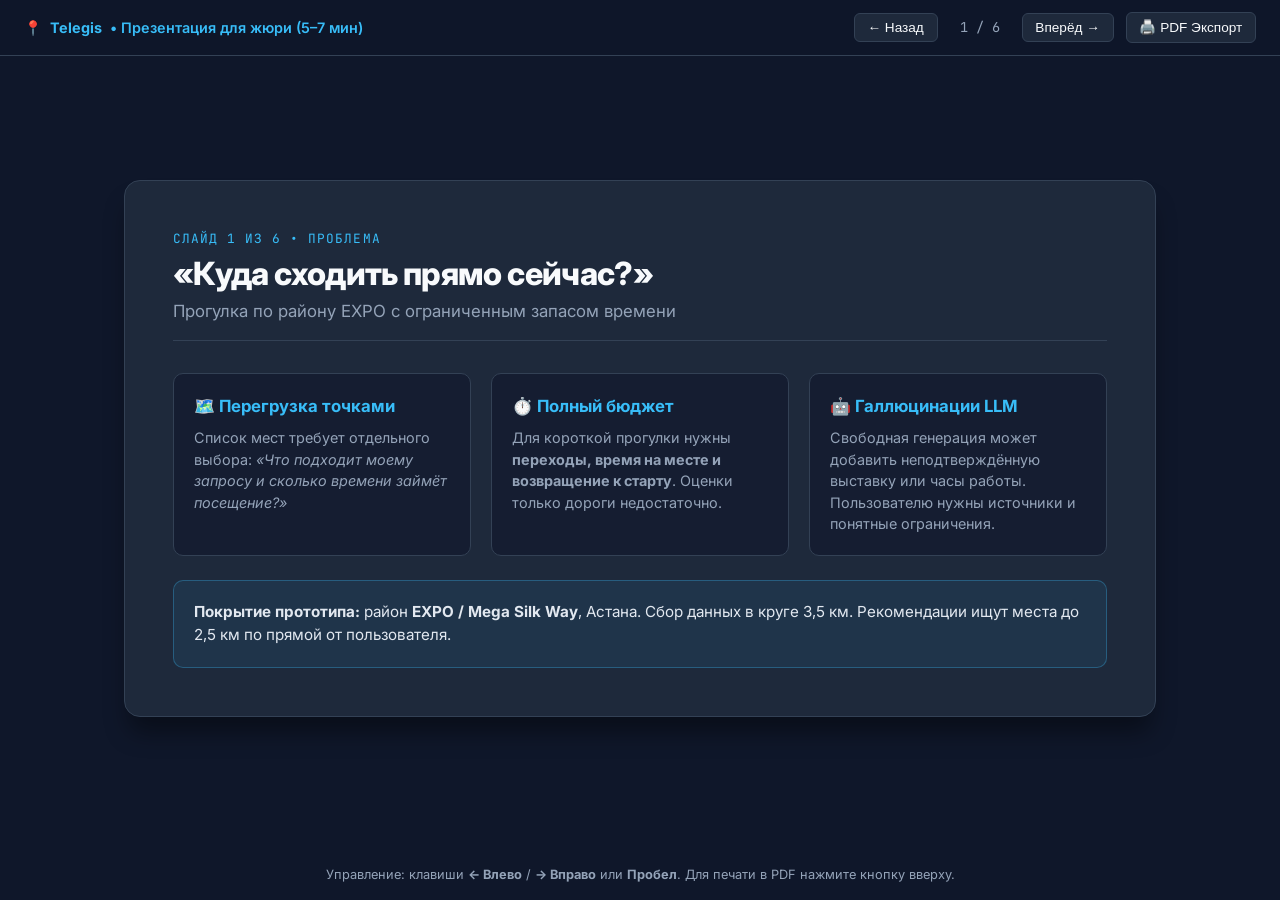
<file: presentation/slides.html>
<!DOCTYPE html>
<html lang="ru">
<head>
  <meta charset="UTF-8">
  <meta name="viewport" content="width=device-width, initial-scale=1.0">
  <title>Telegis — Презентация проекта</title>
  <link rel="preconnect" href="https://fonts.googleapis.com">
  <link rel="preconnect" href="https://fonts.gstatic.com" crossorigin>
  <link href="https://fonts.googleapis.com/css2?family=Inter:wght@400;500;600;700;800&family=JetBrains+Mono:wght@400;600&display=swap" rel="stylesheet">
  <style>
    :root {
      --bg: #0f172a;
      --card-bg: #1e293b;
      --text: #f8fafc;
      --text-muted: #94a3b8;
      --accent: #38bdf8;
      --accent-hover: #0ea5e9;
      --accent-green: #34d399;
      --accent-amber: #fbbf24;
      --border: #334155;
      --font: 'Inter', sans-serif;
      --mono: 'JetBrains Mono', monospace;
    }

    * { box-sizing: border-box; margin: 0; padding: 0; }

    body {
      font-family: var(--font);
      background-color: var(--bg);
      color: var(--text);
      line-height: 1.5;
      overflow-x: hidden;
      min-height: 100vh;
      display: flex;
      flex-direction: column;
      justify-content: space-between;
    }

    /* Top Nav / Controls */
    .deck-nav {
      position: fixed;
      top: 0;
      left: 0;
      right: 0;
      background: rgba(15, 23, 42, 0.85);
      backdrop-filter: blur(8px);
      border-bottom: 1px solid var(--border);
      padding: 0.75rem 1.5rem;
      display: flex;
      justify-content: space-between;
      align-items: center;
      z-index: 100;
    }

    .deck-title {
      font-size: 0.9rem;
      font-weight: 600;
      color: var(--accent);
      display: flex;
      align-items: center;
      gap: 0.5rem;
    }

    .deck-controls {
      display: flex;
      align-items: center;
      gap: 0.75rem;
    }

    .deck-btn {
      background: var(--card-bg);
      border: 1px solid var(--border);
      color: var(--text);
      padding: 0.4rem 0.8rem;
      border-radius: 6px;
      font-size: 0.85rem;
      cursor: pointer;
      transition: all 0.15s;
    }

    .deck-btn:hover {
      background: var(--border);
    }

    .slide-counter {
      font-family: var(--mono);
      font-size: 0.85rem;
      color: var(--text-muted);
      min-width: 60px;
      text-align: center;
    }

    /* Slides Container */
    .deck-viewport {
      flex: 1;
      display: flex;
      align-items: center;
      justify-content: center;
      padding: 5rem 1.5rem 2rem;
      max-width: 1080px;
      margin: 0 auto;
      width: 100%;
    }

    .slide {
      display: none;
      width: 100%;
      background: var(--card-bg);
      border: 1px solid var(--border);
      border-radius: 16px;
      padding: 3rem;
      box-shadow: 0 20px 25px -5px rgba(0, 0, 0, 0.4);
      animation: fadeIn 0.25s ease-out;
    }

    .slide.active {
      display: block;
    }

    @keyframes fadeIn {
      from { opacity: 0; transform: translateY(8px); }
      to { opacity: 1; transform: translateY(0); }
    }

    /* Slide Typography */
    .slide-header {
      margin-bottom: 2rem;
      border-bottom: 1px solid var(--border);
      padding-bottom: 1rem;
    }

    .slide-tag {
      font-family: var(--mono);
      font-size: 0.8rem;
      text-transform: uppercase;
      letter-spacing: 0.08em;
      color: var(--accent);
      margin-bottom: 0.4rem;
      display: block;
    }

    .slide-title {
      font-size: 2rem;
      font-weight: 800;
      letter-spacing: -0.02em;
      line-height: 1.2;
    }

    .slide-subtitle {
      font-size: 1.05rem;
      color: var(--text-muted);
      margin-top: 0.35rem;
    }

    /* Grid layouts for content */
    .grid-2 {
      display: grid;
      grid-template-columns: 1fr 1fr;
      gap: 1.5rem;
    }

    .grid-3 {
      display: grid;
      grid-template-columns: repeat(3, 1fr);
      gap: 1.25rem;
    }

    /* Cards inside slides */
    .feature-box {
      background: rgba(15, 23, 42, 0.6);
      border: 1px solid var(--border);
      border-radius: 10px;
      padding: 1.25rem;
    }

    .feature-box h4 {
      font-size: 1.05rem;
      color: var(--accent);
      margin-bottom: 0.5rem;
      display: flex;
      align-items: center;
      gap: 0.4rem;
    }

    .feature-box p {
      font-size: 0.9rem;
      color: var(--text-muted);
      line-height: 1.5;
    }

    .feature-box ul {
      padding-left: 1.2rem;
      margin-top: 0.5rem;
      font-size: 0.85rem;
      color: var(--text-muted);
    }

    .feature-box li {
      margin-bottom: 0.35rem;
    }

    /* Key Numbers / Metric Pills */
    .stat-number {
      font-family: var(--mono);
      font-size: 2.2rem;
      font-weight: 800;
      color: var(--accent-green);
      line-height: 1;
      margin-bottom: 0.35rem;
    }

    .stat-label {
      font-size: 0.85rem;
      color: var(--text-muted);
    }

    .pill-highlight {
      display: inline-block;
      background: rgba(56, 189, 248, 0.15);
      color: var(--accent);
      border: 1px solid rgba(56, 189, 248, 0.3);
      padding: 0.15rem 0.5rem;
      border-radius: 4px;
      font-family: var(--mono);
      font-size: 0.8rem;
    }

    /* Code block in slide */
    .code-box {
      background: #090d16;
      border: 1px solid var(--border);
      border-radius: 8px;
      padding: 1rem;
      font-family: var(--mono);
      font-size: 0.8rem;
      color: #cbd5e1;
      line-height: 1.6;
      white-space: pre-line;
    }

    /* Footer hints */
    .deck-footer {
      text-align: center;
      padding: 1rem;
      font-size: 0.8rem;
      color: var(--text-muted);
    }

    /* Print / PDF Export Styles */
    @media print {
      @page { size: A4 landscape; margin: 10mm; }
      body {
        background: #ffffff;
        color: #0f172a;
      }
      .deck-nav, .deck-footer {
        display: none;
      }
      .deck-viewport {
        display: block;
        padding: 0;
        max-width: 100%;
        margin: 0;
      }
      .slide {
        display: block !important;
        animation: none !important;
        opacity: 1 !important;
        transform: none !important;
        page-break-after: always;
        break-after: page;
        background: #ffffff;
        border: 1px solid #cbd5e1;
        box-shadow: none;
        color: #0f172a;
        margin: 0;
        border: 0;
        border-radius: 0;
        padding: 8mm;
        min-height: 183mm;
        break-inside: avoid;
      }
      .slide:last-child { page-break-after: auto; break-after: auto; }
      .slide p, .slide li, .stat-label, .slide p strong { color: #334155 !important; }
      .slide-tag, .deck-title { color: #0369a1; }
      .slide-header { border-color: #cbd5e1; }
      .slide-title { color: #0f172a; }
      .slide-subtitle { color: #475569; }
      .feature-box {
        background: #f8fafc;
        border-color: #cbd5e1;
      }
      .feature-box h4 { color: #1e40af; }
      .feature-box p, .feature-box li { color: #334155; }
      .stat-number { color: #047857; }
      .pill-highlight { color: #0369a1; border-color: #7dd3fc; }
      .code-box {
        background: #f1f5f9;
        border-color: #cbd5e1;
        color: #0f172a;
      }
    }
  </style>
</head>
<body>

  <!-- Навигация -->
  <header class="deck-nav">
    <div class="deck-title">
      <span>📍</span>
      <strong>Telegis</strong> • Презентация для жюри (5–7 мин)
    </div>
    <div class="deck-controls">
      <button type="button" class="deck-btn" id="prevBtn" title="Стрелка влево">← Назад</button>
      <span class="slide-counter" id="slideCounter">1 / 6</span>
      <button type="button" class="deck-btn" id="nextBtn" title="Стрелка вправо">Вперёд →</button>
      <button type="button" class="deck-btn" onclick="window.print()" title="Сохранить слайды в PDF">🖨️ PDF Экспорт</button>
    </div>
  </header>

  <!-- Контейнер слайдов -->
  <main class="deck-viewport">

    <!-- СЛАЙД 1: Проблема пользователя -->
    <section class="slide active" data-slide="1">
      <div class="slide-header">
        <span class="slide-tag">Слайд 1 из 6 • Проблема</span>
        <h2 class="slide-title">«Куда сходить прямо сейчас?»</h2>
        <p class="slide-subtitle">Прогулка по району EXPO с ограниченным запасом времени</p>
      </div>
      <div class="grid-3">
        <div class="feature-box">
          <h4>🗺️ Перегрузка точками</h4>
          <p>Список мест требует отдельного выбора: <em>«Что подходит моему запросу и сколько времени займёт посещение?»</em></p>
        </div>
        <div class="feature-box">
          <h4>⏱️ Полный бюджет</h4>
          <p>Для короткой прогулки нужны <strong>переходы, время на месте и возвращение к старту</strong>. Оценки только дороги недостаточно.</p>
        </div>
        <div class="feature-box">
          <h4>🤖 Галлюцинации LLM</h4>
          <p>Свободная генерация может добавить неподтверждённую выставку или часы работы. Пользователю нужны источники и понятные ограничения.</p>
        </div>
      </div>
      <div class="feature-box" style="margin-top: 1.5rem; background: rgba(56, 189, 248, 0.08); border-color: rgba(56, 189, 248, 0.3);">
        <p style="font-size: 0.95rem; color: #e2e8f0;">
          <strong>Покрытие прототипа:</strong> район <strong>EXPO / Mega Silk Way</strong>, Астана. Сбор данных в круге 3,5 км. Рекомендации ищут места до 2,5 км по прямой от пользователя.
        </p>
      </div>
    </section>

    <!-- СЛАЙД 2: Решение и два сценария -->
    <section class="slide" data-slide="2">
      <div class="slide-header">
        <span class="slide-tag">Слайд 2 из 6 • Продукт</span>
        <h2 class="slide-title">Telegis: рекомендации с объяснениями</h2>
        <p class="slide-subtitle">Места из OpenStreetMap, факты из источников и контролируемая генерация</p>
      </div>
      <div class="grid-2">
        <div class="feature-box">
          <h4>👶 Семья и турист</h4>
          <p><strong>Пользователь:</strong> «Я с ребёнком, ищу площадку» или «Я турист, есть 2 часа рядом с EXPO».</p>
          <ul>
            <li>Площадки из OSM и достопримечательности, включая арку Мангилик Ел. Оборудование и входы на месте не проверены.</li>
            <li>Честный бюджет: <code>Время = Дорога туда + На месте + Возврат</code>.</li>
            <li>Конкретные идеи занятий, факты с датами и обоснованный отказ при нехватке времени.</li>
          </ul>
        </div>
        <div class="feature-box">
          <h4>🌙 Вечерний осмотр и кофе</h4>
          <p><strong>Пользователь:</strong> «Ночная прогулка» или «Хочу кофе рядом».</p>
          <ul>
            <li>Арка снаружи или Tary: круглосуточность указана источником, текущая работа не подтверждена.</li>
            <li>Кухня, Wi-Fi и свойства — только по подтверждённым данным источников.</li>
            <li>Неизвестные часы/розетки остаются неизвестными; честный отказ при отсутствии подтверждений.</li>
          </ul>
        </div>
      </div>
      <div class="grid-3" style="margin-top: 1.5rem;">
        <div class="feature-box">
          <div class="stat-number">134</div>
          <div class="stat-label">POI в датасете (включая 85 площадок OSM)</div>
        </div>
        <div class="feature-box">
          <div class="stat-number">30 829</div>
          <div class="stat-label">Узлов пешеходного графа OSM (Dijkstra)</div>
        </div>
        <div class="feature-box">
          <div class="stat-number">75</div>
          <div class="stat-label">Фактов с источниками (9 официальных)</div>
        </div>
      </div>
    </section>

    <!-- СЛАЙД 3: Демонстрация: 60 мин → 20 мин → Кофе -->
    <section class="slide" data-slide="3">
      <div class="slide-header">
        <span class="slide-tag">Слайд 3 из 6 • Живая демонстрация</span>
        <h2 class="slide-title">Мини-маршрут с возвращением</h2>
        <p class="slide-subtitle">Пример на сохранённых данных от старта Mega Silk Way</p>
      </div>
      <div class="grid-3">
        <div class="feature-box">
          <h4>1. Прогулка с кофе</h4>
          <p><span class="pill-highlight">Бюджет 120 минут</span></p>
          <ul style="margin-top: 0.75rem;">
            <li>Аллея мира и согласия, 25-ти летие Независимости, Drinkit.</li>
            <li>Возвращение к Mega входит в расчёт.</li>
            <li>Остановки и переходы видны на карте.</li>
          </ul>
        </div>
        <div class="feature-box">
          <h4>2. Разбор времени</h4>
          <p><span class="pill-highlight">Оценка 107 минут</span></p>
          <ul style="margin-top: 0.75rem;">
            <li>45 минут на все переходы, включая возврат.</li>
            <li>50 минут на остановки, 12 минут запаса.</li>
            <li>13 минут свободного остатка до лимита.</li>
          </ul>
        </div>
        <div class="feature-box">
          <h4>3. Сокращение бюджета</h4>
          <p><span class="pill-highlight">Бюджет 60 минут</span></p>
          <ul style="margin-top: 0.75rem;">
            <li>Система сообщает, что план с кофе не помещается.</li>
            <li>Предлагает проверенный минимальный бюджет.</li>
            <li>Пользователь сам решает изменить условия.</li>
          </ul>
        </div>
      </div>
      <div class="feature-box" style="margin-top: 1.5rem;">
        <p style="font-size: 0.85rem; color: var(--accent-amber);">
          ⚠️ <strong>Предел точности:</strong> подходы к графу приблизительны. Входы, очереди, состояние дорожек и перекрытия не проверены. Расчёт времени не гарантирует прибытие к сроку.
        </p>
      </div>
    </section>

    <!-- СЛАЙД 4: RAG-пайплайн и архитектура -->
    <section class="slide" data-slide="4">
      <div class="slide-header">
        <span class="slide-tag">Слайд 4 из 6 • Технологии RAG</span>
        <h2 class="slide-title">Факты, маршрутизация и погодный контекст</h2>
        <p class="slide-subtitle">Решения опираются на источники, неизвестность остаётся видимой</p>
      </div>
      <div class="code-box">
1. Автосбор OSM и официальных страниц. Снимки с датами, источниками и SHA-256.
2. Фильтрация по покрытию, категории, подтверждённым свойствам и времени.
3. BM25 по описаниям и фактам. Ранг: 65% релевантность, 35% близость.
4. Dijkstra по сохранённому графу. Мини-маршрут учитывает возврат и запас.
5. LLM выбирает ID разрешённых мест, причин и занятий. Сервер проверяет ответ.
6. При ошибке модели работает явно обозначенная шаблонная выдача.
      </div>
      <div class="grid-2" style="margin-top: 1.25rem;">
        <div class="feature-box">
          <h4>🛡️ Контролируемая генерация</h4>
          <p>Произвольные утверждения модели не отображаются. Факты берутся из сохранённых источников. Занятие отдельно помечается как предложенная идея.</p>
        </div>
        <div class="feature-box">
          <h4>💨 Погода с источником</h4>
          <p>Open-Meteo даёт модельные данные для EXPO с отметкой времени. Климатический фильтр использует подтверждённые признаки помещения. При опасных или неизвестных условиях прогулка приостанавливается.</p>
        </div>
      </div>
    </section>

    <!-- СЛАЙД 5: Фактические проверки, источники и этика -->
    <section class="slide" data-slide="5">
      <div class="slide-header">
        <span class="slide-tag">Слайд 5 из 6 • Безопасность и Этика</span>
        <h2 class="slide-title">Приватность, факты и прозрачность данных</h2>
        <p class="slide-subtitle">Пользователь видит основание рекомендации и границы достоверности</p>
      </div>
      <div class="grid-3">
        <div class="feature-box">
          <h4>🔒 Приватность локации</h4>
          <ul>
            <li>GPS запрашивается только по клику.</li>
            <li>Сервер не сохраняет GPS и исходные запросы.</li>
            <li>LLM получает кандидатов и ограничения без сырого запроса и GPS.</li>
          </ul>
        </div>
        <div class="feature-box">
          <h4>🔍 Прозрачность данных</h4>
          <ul>
            <li>Каждая карточка содержит прямую ссылку на OpenStreetMap.</li>
            <li>Карточка показывает дату сбора данных источника.</li>
            <li>Погода: время модели и получения ответа, состояния свежести и демо.</li>
          </ul>
        </div>
        <div class="feature-box">
          <h4>🧪 Автотестирование</h4>
          <ul>
            <li>Автотесты проверяют контракты, данные, ограничения и сбои провайдеров.</li>
            <li>Браузерная проверка охватывает рекомендации, маршруты и ошибки.</li>
            <li>Фактические результаты и непроверенные условия — в матрице доказательств.</li>
          </ul>
        </div>
      </div>
      <div class="feature-box" style="margin-top: 1.5rem; background: rgba(52, 211, 153, 0.08); border-color: rgba(52, 211, 153, 0.3);">
        <p style="font-size: 0.9rem; color: #a7f3d0;">
          <strong>Внешние сервисы:</strong> погодный API получает фиксированную точку EXPO. Тайлы карты и шрифты получают сетевые запросы браузера. Абсолютная анонимность не обещается.
        </p>
      </div>
    </section>

    <!-- СЛАЙД 6: Итоги и план развития -->
    <section class="slide" data-slide="6">
      <div class="slide-header">
        <span class="slide-tag">Слайд 6 из 6 • Итоги и Будущее</span>
        <h2 class="slide-title">Что готово и куда развиваемся</h2>
        <p class="slide-subtitle">Прототип для района EXPO. Расширение покрытия требует новых данных и проверок.</p>
      </div>
      <div class="grid-2">
        <div class="feature-box">
          <h4>✅ Возможности прототипа</h4>
          <ul>
            <li>Рекомендации с причинами, действиями и источниками.</li>
            <li>Маршрут по OSM с возвращением и резервом времени.</li>
            <li>Погодный источник с датой и честными состояниями отказа.</li>
            <li>Элементы интерфейса на RU / KZ / EN. Непереведённые факты помечаются языком источника.</li>
          </ul>
        </div>
        <div class="feature-box">
          <h4>Что остаётся проверить и сделать</h4>
          <ul>
            <li>Полевой осмотр входов, покрытий и доступности. Такие исследования пока не проводились.</li>
            <li>Проверка с пользователями и расширение данных.</li>
            <li>Запись реального демо и проверенная ссылка YouTube.</li>
            <li>Защита доступа и расходов перед публичным размещением.</li>
          </ul>
        </div>
      </div>
      <div class="feature-box" style="margin-top: 1.5rem; text-align: center;">
        <p style="font-size: 1.1rem; color: var(--text); font-weight: 600;">
          Спасибо за внимание! Готовы ответить на вопросы жюри.
        </p>
        <p style="font-size: 0.85rem; color: var(--text-muted); margin-top: 0.25rem;">
          Команда проекта «Telegis» • Репозиторий: github.com/Masterok556/Telegis
        </p>
      </div>
    </section>

  </main>

  <footer class="deck-footer">
    Управление: клавиши <strong>← Влево</strong> / <strong>→ Вправо</strong> или <strong>Пробел</strong>. Для печати в PDF нажмите кнопку вверху.
  </footer>

  <script>
    (function() {
      const slides = document.querySelectorAll('.slide');
      const counter = document.getElementById('slideCounter');
      const prevBtn = document.getElementById('prevBtn');
      const nextBtn = document.getElementById('nextBtn');
      let currentIdx = 0;

      function showSlide(idx) {
        if (idx < 0) idx = 0;
        if (idx >= slides.length) idx = slides.length - 1;
        currentIdx = idx;

        slides.forEach((s, i) => {
          s.classList.toggle('active', i === currentIdx);
        });

        if (counter) {
          counter.textContent = `${currentIdx + 1} / ${slides.length}`;
        }
      }

      if (prevBtn) prevBtn.addEventListener('click', () => showSlide(currentIdx - 1));
      if (nextBtn) nextBtn.addEventListener('click', () => showSlide(currentIdx + 1));

      window.addEventListener('keydown', (e) => {
        if (e.key === 'ArrowRight' || e.key === ' ' || e.key === 'PageDown') {
          showSlide(currentIdx + 1);
        } else if (e.key === 'ArrowLeft' || e.key === 'PageUp') {
          showSlide(currentIdx - 1);
        }
      });
    })();
  </script>
</body>
</html>
</file>
